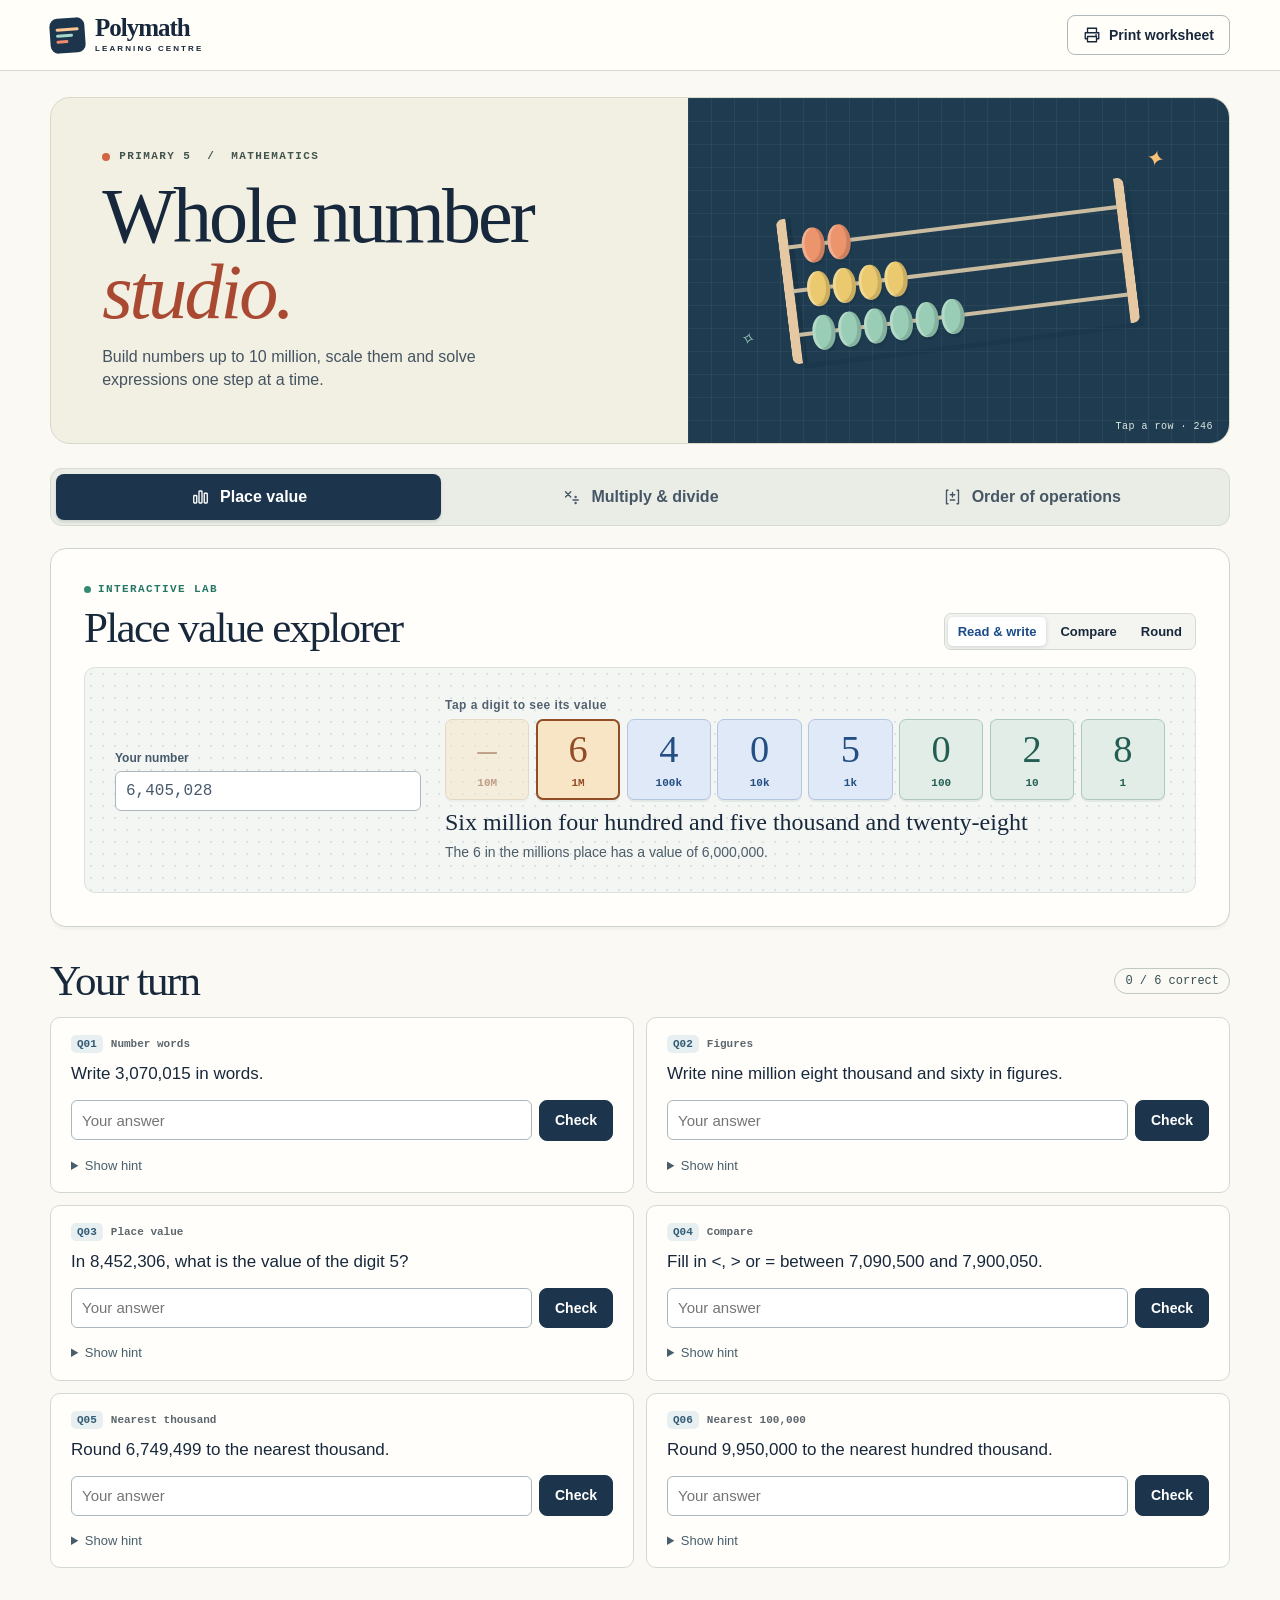
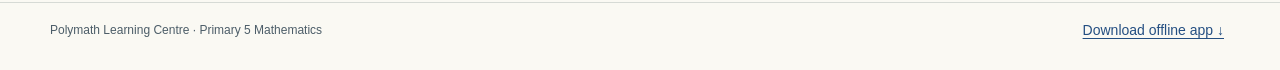
<file: whole-numbers/index.html>
<!doctype html>
<html lang="en-SG">
<head>
<meta charset="utf-8">
<meta name="viewport" content="width=device-width, initial-scale=1">
<meta name="theme-color" content="#fffdf7">
<title>Whole Number Studio · Polymath Learning Centre</title>
<style>
:root{--ink:#18283c;--muted:#526173;--paper:#faf9f3;--line:#d6dad5;--blue:#2457a3;--coral:#ad442f;--navy:#1c354c;--teal:#257765;--mono:"IBM Plex Mono",ui-monospace,Consolas,monospace;--sans:"DM Sans","Segoe UI",Arial,sans-serif;--serif:"Instrument Serif",Georgia,"Times New Roman",serif}
*{box-sizing:border-box}body{margin:0;background:var(--paper);color:var(--ink);font:16px/1.48 var(--sans)}button,input,select{font:inherit;color:inherit}button,summary,select{cursor:pointer}button{background:none;border:0}button:focus-visible,a:focus-visible,summary:focus-visible,input:focus-visible,select:focus-visible{outline:3px solid #2279c7;outline-offset:3px}button:disabled{cursor:default}h1,h2,h3,p{margin:0}h1,h2,h3{font-family:var(--serif);font-weight:500;line-height:1.06;letter-spacing:-.038em}[hidden]{display:none!important}.wrap{width:min(1180px,calc(100% - 72px));margin-inline:auto}.mast{border-bottom:1px solid var(--line);background:#fffef9}.mast .wrap,.top-actions,.brand,.hero-meta,.action,.topic-btn,.lab-label,.split,.practice-head,.foot .wrap,.paperfoot,.group-title,.mini-info{display:flex;align-items:center}.mast .wrap{justify-content:space-between;min-height:70px;gap:14px}.brand{gap:10px;color:var(--ink);font-family:var(--serif);font-weight:700;font-size:25px;line-height:.95;letter-spacing:-1px}.brand small{display:block;font:700 8px/1.4 var(--sans);letter-spacing:2.1px;margin-top:4px}.mark{width:35px;height:35px;background:var(--navy);border-radius:8px;display:grid;align-content:center;gap:3px;padding:6px;transform:rotate(-4deg)}.mark i{display:block;height:3px;background:#ffc793;border-radius:4px}.mark i:nth-child(2){width:76%;background:#a3d7c8}.mark i:nth-child(3){width:50%;background:#f18a6a}.top-actions{gap:12px}.action{border:1.3px solid #aeb8bd;background:#fffef8;border-radius:8px;padding:9px 15px;justify-content:center;gap:8px;font-size:14px;font-weight:650;text-decoration:none}.action:hover{background:#e9edf0}.primary{background:var(--navy);border-color:var(--navy);color:white}.primary:hover{background:#2c4b67}.ico{width:18px;height:18px;flex:none;display:inline-flex;align-items:center;justify-content:center}.ico svg{width:100%;height:100%;fill:none;stroke:currentColor;stroke-width:1.8;stroke-linecap:round;stroke-linejoin:round}.eyebrow{font:700 11px/1.4 var(--mono);letter-spacing:1.4px;text-transform:uppercase}.hero{position:relative;display:grid;grid-template-columns:1fr .85fr;align-items:stretch;border:1px solid #d8d9c8;border-radius:20px;overflow:hidden;margin:26px 0 24px;background:#f2f0e3}.hero-copy{padding:clamp(25px,4vw,52px)}.hero-meta{gap:9px;color:#43534d}.hero-meta i{height:8px;width:8px;border-radius:50%;background:#d26642}.hero h1{font-size:clamp(52px,6.1vw,87px);margin:13px 0 14px;line-height:.98}.hero h1 em{font-weight:400;color:#aa4932}.hero-copy>p{max-width:410px;color:#455361;font-size:16px}.hero-art{position:relative;min-height:235px;overflow:hidden;isolation:isolate;background-color:#1e3b50;background-image:linear-gradient(#ffffff0d 1px,transparent 1px),linear-gradient(90deg,#ffffff0d 1px,transparent 1px);background-size:23px 23px;display:grid;place-items:center}.ab-frame{position:relative;width:min(74%,350px);padding:7px 10px;transform:rotate(-7deg);border-inline:10px solid #e6c9a2;border-radius:7px;box-shadow:inset 5px 0 0 #0002,5px 5px 0 #091c281f}.ab-row{display:flex;position:relative;height:44px;width:100%;align-items:center;gap:3px;padding-inline:3px;isolation:isolate}.ab-row::before{content:"";position:absolute;height:4px;left:-11px;right:-11px;top:calc(50% - 2px);background:#c9bca1;z-index:-1}.bead{display:block;width:clamp(14px,1.8vw,24px);height:35px;border-radius:50% 45%;background:#ec946c;box-shadow:inset 3px 0 0 #ffffff40,inset -4px -2px 0 #0002,1px 3px 0 #091c2820}.ab-row:nth-child(2) .bead{background:#eac96f}.ab-row:nth-child(3) .bead{background:#99cdb6}.ab-row:hover .bead{filter:brightness(1.1)}.ab-row:focus-visible{outline-color:#fff}.bead.pop{animation:slide .28s ease-out}.art-caption{position:absolute;right:16px;bottom:11px;color:#dce9e4;font:10px var(--mono);letter-spacing:.5px}.spark{position:absolute;color:#f7c179;font-size:22px;top:13%;right:12%;transform:rotate(12deg)}.spark.two{top:auto;bottom:14%;left:9%;color:#9cc8bb;font-size:17px}.topics{display:grid;grid-template-columns:repeat(3,minmax(0,1fr));gap:6px;background:#eaece6;border:1px solid #d6dacf;border-radius:12px;padding:5px;margin-bottom:22px}.topic-btn{justify-content:center;gap:9px;min-height:46px;border-radius:8px;font-weight:650;line-height:1.13;color:#475665}.topic-btn[aria-pressed=true]{background:var(--navy);color:#fff;box-shadow:0 2px 3px #1232}.topic-btn:hover:not([aria-pressed=true]){background:#f7f8f1}.topic-btn .ico{width:21px}.lab{background:#fffefa;border:1px solid #cdd4d0;border-radius:16px;padding:clamp(18px,3vw,33px);box-shadow:0 3px 0 #24334508}.lab-label{gap:7px;color:var(--teal);margin-bottom:7px}.status-dot{width:7px;height:7px;border-radius:50%;background:#368a74}.lab-head{display:flex;justify-content:space-between;align-items:flex-end;gap:15px;flex-wrap:wrap}.lab h2,.practice-head h2{font-size:clamp(30px,3.5vw,43px)}.subnav{display:flex;gap:4px;padding:3px;border:1px solid var(--line);border-radius:7px;background:#f4f5f1;max-width:100%;flex-wrap:wrap}.subnav button{padding:5px 10px;border-radius:5px;font-weight:650;font-size:13px}.subnav button[aria-pressed=true]{background:#fff;color:#1b4c89;box-shadow:0 1px 4px #273d4f32}.model{margin-top:17px;background:#f4f6f4;background-image:radial-gradient(#a4b4b54a .9px,transparent 1px);background-size:12px 12px;border:1px solid #dce2dc;border-radius:11px;padding:clamp(16px,2.7vw,30px)}.model-grid{display:grid;grid-template-columns:minmax(150px,.85fr) minmax(0,2fr);gap:24px;align-items:center}.controls{display:grid;gap:9px;align-content:start}.controls label{display:grid;gap:3px;font-size:12px;font-weight:700;color:#47596b}.controls input,.controls select,.entry{width:100%;max-width:100%;padding:8px 10px;background:white;border:1px solid #aab8bd;border-radius:6px;min-height:40px;font:16px var(--mono)}.controls select{font:15px var(--sans)}.control-row{display:grid;grid-template-columns:1fr 1fr;gap:8px}.model h3{font:700 12px var(--sans);letter-spacing:.04em;color:#526170}.tiles{display:flex;gap:clamp(2px,.5vw,7px);margin:7px 0;align-items:stretch}.digit{flex:1;min-width:0;background:#e2ede7;border:1px solid #adc8bd;border-radius:7px;text-align:center;padding:9px 0 6px;color:#245e53;box-shadow:0 2px 0 #668a7a21}.digit.group1{color:#244f82;background:#e0e9f7;border-color:#b4c5e2}.digit.group2{color:#924d26;background:#f7e5c5;border-color:#d7be98}.digit.chosen{outline:2px solid currentColor;outline-offset:-2px}.digit.empty{opacity:.52}.digit b{display:block;font:clamp(24px,3vw,41px)/1.05 var(--serif)}.digit small{font:600 clamp(8px,.95vw,11px) var(--mono)}.readout{font:clamp(18px,2vw,24px)/1.32 var(--serif);margin:7px 0 3px}.note{font-size:14px;color:#4c5d68}.visual{min-width:0}.bigexpr{font:clamp(25px,3.4vw,46px)/1.25 var(--serif);font-variant-numeric:tabular-nums;overflow-wrap:anywhere}.eqmark{color:var(--coral);padding:0 .12em}.diff{background:#fae8b9;color:#593e0c;border-bottom:2px solid #b88123}.track-wrap{padding:19px 4px 5px}.track{position:relative;height:5px;background:#abc2c9;margin:13px 0 5px}.track::before,.track::after,.midline{position:absolute;height:13px;width:2px;top:-4px;background:#304858;content:""}.track::before{left:0}.track::after{right:0}.midline{left:50%;background:#a88341}.marker{position:absolute;top:-6px;width:15px;height:15px;transform:translateX(-50%);border-radius:50%;background:#b55338;box-shadow:0 0 0 3px #fff}.axis{display:flex;justify-content:space-between;gap:5px;font:12px var(--mono);margin-top:12px}.steps{display:flex;gap:7px;align-items:stretch;flex-wrap:wrap;margin:12px 0}.step{background:#fff;border:1px solid #c9d5d4;padding:7px 12px;border-radius:6px}.step small{display:block;font:11px var(--mono);color:#536373}.step span{font:22px var(--serif)}.operation{display:inline-grid;place-items:center;background:white;color:var(--blue);border:1px solid #abbfd3;border-radius:7px;vertical-align:middle;padding:2px 7px;margin:0 3px;min-width:35px;font:inherit;line-height:1.1}.operation:hover{background:#dfebfa}.op-list{display:flex;flex-wrap:wrap;gap:4px}.op-list button{border:1px solid #bbc5c8;padding:4px 9px;background:#fff;border-radius:6px;font-size:13px}.op-list button[aria-pressed=true]{background:var(--navy);color:white}.feedback,.op-feedback{font-size:14px;margin-top:8px}.success{color:#1d6c52}.retry{color:#934028}.practice-head{margin:31px 0 13px;justify-content:space-between;gap:12px}.progress-pill{border:1px solid #c2c8c3;padding:5px 10px;border-radius:20px;color:#374f55;font:12px var(--mono);white-space:nowrap}.practice-grid{display:grid;grid-template-columns:repeat(2,minmax(0,1fr));gap:12px}.qcard{background:#fffefa;border:1px solid #d2d9d3;border-radius:10px;padding:17px 20px;display:flex;flex-direction:column}.qcard.done{border-color:#7aaf98}.group-title{gap:8px;margin-bottom:9px}.qid{font:700 11px var(--mono);border-radius:5px;padding:3px 6px;color:#315c76;background:#e8eff1}.skill-name{font:600 11px var(--mono);color:#5c666d}.qcard p.prompt{font-size:17px;line-height:1.4;margin-bottom:14px}.answer{display:flex;gap:7px;margin-top:auto;align-items:center}.entry{font:15px var(--sans);min-width:0}.qcard details{font-size:13px;color:#485e6b;margin-top:7px}.qcard summary{width:fit-content}.foot{margin-top:34px;border-top:1px solid var(--line);padding:16px 0 25px}.foot .wrap,.paperfoot{justify-content:space-between;gap:12px;flex-wrap:wrap}.foot .note{font-size:12px}.textbtn{color:#244f82;text-decoration:underline;text-underline-offset:3px;font-size:14px}.paper-screen{padding:24px 0}.paper-tools{display:flex;align-items:center;justify-content:space-between;gap:10px;margin:0 auto 16px;flex-wrap:wrap}.paper-tools .split{gap:9px;flex-wrap:wrap}.sheets{color:#1b2f40}.sheet{width:min(100%,210mm);padding:13mm 15mm;margin:0 auto 18px;background:white;border:1px solid #d1d4d4;box-shadow:0 4px 16px #24354811}.sheet .eyebrow{color:#35665d}.sheet h2{font-size:32px;margin:8px 0}.sheet .meta{display:flex;gap:15px;flex-wrap:wrap;font-size:13px;border-bottom:2px solid #2b4957;padding:8px 0 10px}.paper-guide{background:#f5f5ed;padding:8px 12px;border-left:3px solid #738a76;font-size:13px;margin:12px 0}.paper-guide p+p{margin-top:4px}.paper-qs{padding:0;list-style:none;counter-reset:q;margin:0}.paper-qs li{position:relative;counter-increment:q;padding:7px 0 5px 32px;break-inside:avoid;font-size:15px}.paper-qs li::before{content:counter(q,decimal-leading-zero);position:absolute;left:0;font:700 12px var(--mono);color:#435767;top:10px}.worklines{height:15mm;border-bottom:1px dotted #9fabad;position:relative}.worklines:after{content:"";position:absolute;left:0;right:0;top:50%;border-bottom:1px dotted #c4ccce}.paperfoot{border-top:1px solid #9eabae;margin-top:14px;padding-top:7px;font:10px var(--mono)}.key-line{font-size:13px;color:#3e515d;margin:4px 0 8px}.key-line strong{color:#183e38}.print-only{display:none}
@keyframes slide{from{transform:translateX(9px);opacity:.3}to{transform:translateX(0);opacity:1}}@media(prefers-reduced-motion:no-preference){.reveal{animation:slide .2s ease-out}}@media(prefers-reduced-motion:reduce){*,*::before,*::after{animation:none!important;transition:none!important}}
@media(max-width:820px){.wrap{width:calc(100% - 36px)}.hero-copy{padding:28px}.hero{grid-template-columns:1.1fr .85fr}.ab-frame{width:80%}.model-grid{grid-template-columns:minmax(140px,.72fr) minmax(0,1.6fr);gap:16px}}
@media(max-width:640px){.wrap{width:calc(100% - 24px)}.mast .wrap{min-height:59px}.brand{font-size:22px}.action{padding:8px 10px;font-size:13px}.hero{margin:14px 0;grid-template-columns:minmax(0,1.5fr) minmax(90px,.85fr);border-radius:13px}.hero-copy{padding:18px 12px 19px 16px}.hero-copy>p{font-size:13px}.hero-meta{font-size:9px;letter-spacing:.5px}.hero h1{font-size:clamp(38px,8vw,50px);margin:9px 0 8px}.hero-art{min-height:100px}.ab-frame{width:79%;border-width:5px;padding:3px}.ab-row{height:clamp(20px,5vw,33px);gap:1px;padding:0}.ab-row::before{left:-5px;right:-5px;height:2px}.bead{width:8.2%;height:76%}.art-caption{font-size:8px;right:5px;bottom:6px}.spark{font-size:14px}.topics{gap:1px;padding:3px;margin-bottom:13px}.topic-btn{gap:3px;font-size:12px;padding:5px 2px;min-height:42px}.topic-btn .ico{width:15px}.model-grid{grid-template-columns:1fr;gap:12px}.model{padding:14px 10px}.controls{gap:7px}.lab{padding:16px 12px}.lab-head{gap:10px}.subnav button{font-size:12px}.digit{border-radius:4px}.digit b{font-size:25px}.practice-grid{grid-template-columns:1fr}.sheet{padding:16px}.paper-tools .action{font-size:12px}.axis{font-size:10px}.wide-only{display:none}.top-actions{gap:4px}}
@page{size:A4 portrait;margin:13mm 15mm}
@media print{body{background:white;font:11pt/1.35 Arial;color:#162b36}.screen-ui,.mast,.foot,.paper-tools{display:none!important}.paper-screen,.paper-screen[hidden],.print-only{display:block!important}.paper-screen,.paper-screen.wrap{width:100%;margin:0;padding:0}.sheet{margin:0;width:100%;height:268mm;padding:0;border:0;box-shadow:none;break-inside:avoid;break-after:page;display:flex;flex-direction:column}.sheet:last-child{break-after:auto}.sheet h2{font-size:26pt;margin:3mm 0}.sheet .meta{font-size:10pt;padding:2mm 0 3mm}.paper-guide{font-size:10pt;background:none;margin:4mm 0;padding:1mm 4mm}.paper-qs{display:flex;flex:1;flex-direction:column}.paper-qs li{flex:1;font-size:11pt;padding:1.5mm 0 0 8mm}.paper-qs li::before{top:2mm}.worklines{height:18mm}.paperfoot{font-size:8pt}.key-line{font-size:10pt}.sheet .eyebrow{font-size:8pt}}
</style>
</head>
<body>
<header class="mast"><div class="wrap"><div class="brand"><span class="mark" aria-hidden="true"><i></i><i></i><i></i></span><span>Polymath<small>LEARNING CENTRE</small></span></div><div class="top-actions"><button class="action" id="worksheet"><span class="ico" data-icon="print"></span>Print worksheet</button></div></div></header>
<main id="lesson" class="screen-ui wrap">
<section class="hero"><div class="hero-copy"><div class="hero-meta eyebrow"><i></i>Primary 5 &nbsp;/&nbsp; Mathematics</div><h1>Whole number <em>studio.</em></h1><p>Build numbers up to 10 million, scale them and solve expressions one step at a time.</p></div>
<div class="hero-art"><span class="spark" aria-hidden="true">✦</span><span class="spark two" aria-hidden="true">✧</span><div class="ab-frame" id="abacus" aria-label="Interactive hundreds, tens and ones abacus"></div><span class="art-caption" id="ab-caption" aria-live="polite"></span></div></section>
<nav class="topics" aria-label="Lesson topics" id="topic-nav"></nav>
<section class="lab" aria-labelledby="lab-title"><div class="lab-label eyebrow"><i class="status-dot"></i>Interactive lab</div><div class="lab-head"><h2 id="lab-title"></h2><div id="modes" class="subnav" aria-label="Lab activities"></div></div><div class="model" id="model"></div></section>
<section aria-labelledby="practice-title"><div class="practice-head"><h2 id="practice-title">Your turn</h2><output class="progress-pill" id="progress"></output></div><div id="practice" class="practice-grid"></div></section>
</main>
<main id="print-view" class="paper-screen wrap" hidden><div class="paper-tools"><button id="back" class="textbtn">← Back to lesson</button><div class="split"><label for="paper-type">Print version</label><select id="paper-type"><option value="student">Student worksheet</option><option value="key">Worked answer key</option></select><button id="print-now" class="action primary"><span class="ico" data-icon="print"></span>Print / save PDF</button></div></div><div id="sheets" class="sheets"></div></main>
<footer class="foot"><div class="wrap"><span class="note">Polymath Learning Centre · Primary 5 Mathematics</span><button class="textbtn" id="download">Download offline app ↓</button></div></footer>
<script>
const topics = [
  {name:'Place value',title:'Inside a number',guide:'Read each group of three digits as millions, thousands and ones. Compare from the left. To round, look one place to the right of the rounding place. A digit of 5 or more rounds up.',example:'6,405,028 = six million four hundred and five thousand and twenty-eight.',questions:[
    ['Write 3,070,015 in words.','three million seventy thousand and fifteen','Read the groups as 3 million, 70 thousand and 15.'],
    ['Write nine million eight thousand and sixty in figures.','9008060','Use three digits for each group after the millions: 9 | 008 | 060.'],
    ['In 8,452,306, what is the value of the digit 5?','50000','The 5 is in the ten-thousands place.'],
    ['Fill in <, > or = between 7,090,500 and 7,900,050.','<','The first different digits are in the hundred-thousands place: 0 is less than 9.'],
    ['Round 6,749,499 to the nearest thousand.','6749000','The hundreds digit is 4. Keep the thousands digit and replace the last three digits with zeros.'],
    ['Round 9,950,000 to the nearest hundred thousand.','10000000','9,950,000 is halfway between 9,900,000 and 10,000,000. Round up.']]},
  {name:'Multiply & divide',title:'The scale machine',guide:'Split a multiple into a small factor and a power of ten. Multiplying or dividing by 10 changes each digit’s place by one column.',example:'14 × 300 = 14 × 3 × 100 = 4,200.',questions:[
    ['48 × 10','480','Move each digit one place to the left.'],
    ['73 × 100','7300','Move each digit two places to the left.'],
    ['6,000 ÷ 1,000','6','Move each digit three places to the right.'],
    ['35 × 400','14000','First multiply 35 by 4. Then multiply by 100.'],
    ['18,000 ÷ 30','600','Divide by 10, then divide the result by 3.'],
    ['A school packs 96,000 beads into bags of 2,000. How many bags does it fill?','48','Divide by 1,000, then divide by 2.']]},
  {name:'Order of operations',title:'One step at a time',guide:'Work inside brackets first. Then multiply and divide from left to right. Finally add and subtract from left to right. Work without a calculator.',example:'42 − (8 + 4) ÷ 3 = 42 − 12 ÷ 3 = 42 − 4 = 38.',questions:[
    ['18 + 6 × 4','42','Multiply 6 by 4 before adding 18.'],
    ['(18 + 6) × 4','96','Add inside the brackets first.'],
    ['72 ÷ 8 × 3','27','Division and multiplication have equal priority. Start on the left.'],
    ['50 − 18 + 6','38','Subtraction and addition have equal priority. Start on the left.'],
    ['90 − (12 + 8) × 3','30','Find the sum inside the brackets, multiply by 3, then subtract.'],
    ['96 ÷ (14 − 6) × 2 + 5','29','Calculate the brackets, then divide and multiply from left to right before adding 5.']]}
];
const units = 'zero one two three four five six seven eight nine ten eleven twelve thirteen fourteen fifteen sixteen seventeen eighteen nineteen'.split(' ');
function words(n) {
  if(n<20) return units[n];
  if(n<100) return ['','','twenty','thirty','forty','fifty','sixty','seventy','eighty','ninety'][Math.floor(n/10)]+(n%10?'-'+words(n%10):'');
  for(const [size,label] of [[1000000,'million'],[1000,'thousand'],[100,'hundred']]) {
    if(n>=size) return words(Math.floor(n/size))+' '+label+(n%size?(n%size<100?' and ':' ')+words(n%size):'');
  }
}
const $ = id => document.getElementById(id);
const fmt = n => n.toLocaleString('en-SG');
const placeNames = ['ones','tens','hundreds','thousands','ten-thousands','hundred-thousands','millions','ten-millions'];
const placeTags = ['1','10','100','1k','10k','100k','1M','10M'];
const topicIcons = ['columns','scale','order'];
const icons = {
  print:'<path d="M6 9V3h12v6M6 17H3V9h18v8h-3M6 14h12v7H6z"/><path d="M17 12h1"/>',
  columns:'<rect x="3" y="10" width="4" height="10" rx="1"/><rect x="10" y="4" width="4" height="16" rx="1"/><rect x="17" y="7" width="4" height="13" rx="1"/>',
  scale:'<path d="m4 5 7 7m0-7-7 7m10 4h7"/><circle cx="17.5" cy="12" r=".7"/><circle cx="17.5" cy="20" r=".7"/>',
  order:'<path d="M6 3H4v18h2m12-18h2v18h-2M9 9h6m-3-3v6m-3 4h6"/>'
};
const icon = name => '<svg viewBox="0 0 24 24" aria-hidden="true">'+icons[name]+'</svg>';
const classNames = [['Number words','Figures','Place value','Compare','Nearest thousand','Nearest 100,000'],['Multiply by 10','Multiply by 100','Divide by 1,000','Factorise','Divide by a multiple','Word problem'],['Multiplication first','Brackets first','Equal priority','Left to right','Three operations','Mixed operations']];
const workings = [
  ['3 | 070 | 015 gives 3 million, 70 thousand and 15.','9 million + 8 thousand + 60 = 9,008,060.','5 × 10,000 = 50,000.','Compare the hundred-thousands digits. 0 < 9, so the first number is smaller.','6,749,499 is 499 above 6,749,000 and 501 below 6,750,000.','9,950,000 is exactly halfway. Round up to 10,000,000.'],
  ['48 × 10 = 480. Each digit moves one place to the left.','73 × 10 × 10 = 730 × 10 = 7,300.','6,000 ÷ 10 ÷ 10 ÷ 10 = 600 ÷ 10 ÷ 10 = 6.','35 × 4 × 100 = 140 × 100 = 14,000.','18,000 ÷ 10 ÷ 3 = 1,800 ÷ 3 = 600.','96,000 ÷ 1,000 ÷ 2 = 96 ÷ 2 = 48 bags.'],
  ['18 + 24 = 42.','24 × 4 = 96.','9 × 3 = 27.','32 + 6 = 38.','90 − 20 × 3 = 90 − 60 = 30.','96 ÷ 8 × 2 + 5 = 12 × 2 + 5 = 24 + 5 = 29.']
];
const labs=['Place value explorer','The scale machine','Operation workshop'];
const modeNames=['Read & write','Compare','Round'];
const state={topic:0,mode:0,number:'6,405,028',other:'6,450,028',round:1000,selected:6,op:'×',base:'2,400',factor:3,power:100,example:0};
const storageKey='polymath-whole-number-studio-v2';
let answers = topics.map(t=>t.questions.map(()=>({value:'',done:false})));
function cleanWords(value){
  return value.toLowerCase().replace(/[-‐‑–,]/g,' ').replace(/\band\b/g,' ').replace(/\s+/g,' ').trim();
}
function parseWhole(value){
  const s=String(value).trim();
  if(!/^(?:\d+|\d{1,3}(?:,\d{3})+|\d{1,3}(?:[ \u00a0\u202f]\d{3})+)$/.test(s))return NaN;
  const n=Number(s.replace(/[,\s]/g,''));
  return Number.isSafeInteger(n)?n:NaN;
}
function matches(value,answer){
  if(/^\d+$/.test(answer))return parseWhole(value)===Number(answer);
  if(['<','>','='].includes(answer))return value.trim()===answer;
  return cleanWords(value)===cleanWords(answer);
}
try {
  const saved=JSON.parse(localStorage.getItem(storageKey));
  if(Array.isArray(saved))answers=answers.map((section,t)=>section.map((_,q)=>{
    const last=saved[t]?.[q],value=typeof last?.value==='string'?last.value:'';
    return {value,done:last?.done===true&&matches(value,topics[t].questions[q][1])};
  }));
} catch {}
function save(){try{localStorage.setItem(storageKey,JSON.stringify(answers));}catch{}}
function element(tag,cls,text){
  const n=document.createElement(tag);
  if(cls)n.className=cls;
  if(text!==undefined)n.textContent=text;
  return n;
}
function button(text,cls,onClick){
  const b=element('button',cls,text);b.type='button';b.onclick=onClick;return b;
}
function field(label,input){const l=element('label','',label);l.append(input);return l;}
function numberBox(value,onInput){
  const input=element('input');input.type='text';input.inputMode='numeric';input.value=value;input.autocomplete='off';input.oninput=()=>onInput(input.value);return input;
}
function select(items,selected,update){
  const s=element('select');
  for(const [value,label] of items)s.add(new Option(label,String(value)));
  s.value=String(selected);s.onchange=()=>update(s.value);return s;
}
function newModel(){
  const box=element('div','model-grid'),controls=element('div','controls'),visual=element('div','visual');
  visual.setAttribute('aria-live','polite');box.append(controls,visual);$('model').replaceChildren(box);return {controls,visual};
}
const abDigits=[2,4,6];
function renderAbacus(active=-1){
  const rack=$('abacus');
  ['Hundreds','Tens','Ones'].forEach((name,i)=>{
    let row=rack.children[i];
    if(!row){row=button('','ab-row',()=>{abDigits[i]=(abDigits[i]+1)%10;renderAbacus(i);});rack.append(row);}
    row.replaceChildren();row.title=name+' · tap to add a bead';row.setAttribute('aria-label',name+', '+abDigits[i]+' beads. Add one, wrapping to zero after nine.');
    for(let j=0;j<abDigits[i];j++)row.append(element('span','bead'+(active===i&&j===abDigits[i]-1?' pop':'')));
  });
  $('ab-caption').textContent='Tap a row · '+Number(abDigits.join(''));
}
function drawPlace(){
  const {controls,visual}=newModel();
  const update=()=>{
    const n=parseWhole(state.number),other=parseWhole(state.other);
    visual.replaceChildren();
    if(!(n<=10000000)||(state.mode===1&&!(other<=10000000))){
      visual.append(element('p','retry','Enter each number as a whole number from 0 to 10,000,000.'));return;
    }
    if(state.mode===0){
      visual.append(element('h3','','Tap a digit to see its value'));
      const row=element('div','tiles');
      const ds=String(n);const selected=Math.min(state.selected,ds.length-1);
      const detail=element('p','note');
      const setSelected=p=>{
        state.selected=p;
        for(const b of row.children){
          const chosen=Number(b.dataset.place)===p;b.classList.toggle('chosen',chosen);b.setAttribute('aria-pressed',String(chosen));
        }
        const digit=Number(ds[ds.length-1-p]);
        detail.textContent='The '+digit+' in the '+placeNames[p]+' place has a value of '+fmt(digit*10**p)+'.';
      };
      for(let p=7;p>=0;p--){
        const d=ds[ds.length-1-p],tile=d===undefined?element('div'):button('','',()=>setSelected(p));
        tile.className='digit group'+Math.floor(p/3)+(d===undefined?' empty':'');tile.dataset.place=p;
        if(d===undefined)tile.setAttribute('aria-hidden','true');else tile.setAttribute('aria-label',d+' in the '+placeNames[p]+' place');
        tile.append(element('b','',d??'–'),element('small','',placeTags[p]));row.append(tile);
      }
      const spoken=words(n);visual.append(row,element('p','readout',spoken[0].toUpperCase()+spoken.slice(1)),detail);setSelected(selected);
    }else if(state.mode===1){
      const a=String(n).padStart(8,'0'),b=String(other).padStart(8,'0'),idx=[...a].findIndex((d,i)=>d!==b[i]);
      function marked(num){
        const span=element('span');let place=String(num).length-1;
        for(const c of fmt(num)){
          span.append(element('span',c!==','&&7-place===idx?'diff':'',c));if(c!==',')place--;
        }return span;
      }
      const eq=element('div','bigexpr');eq.append(marked(n),element('span','eqmark',n===other?' = ':n>other?' > ':' < '),marked(other));
      const note=idx<0?'Every place has the same digit. The two numbers are equal.':'Compare from the left. The first difference is in the '+placeNames[7-idx]+' place. '+a[idx]+' is '+(n>other?'greater':'less')+' than '+b[idx]+'.';
      visual.append(eq,element('p','note',note));
    }else{
      const unit=state.round,lower=Math.floor(n/unit)*unit,upper=lower+unit,atLimit=lower===10000000,start=atLimit?lower-unit:lower,end=atLimit?lower:upper,middle=start+unit/2;
      const answer=Math.round(n/unit)*unit;
      const trackWrap=element('div','track-wrap'),track=element('div','track'),mark=element('span','marker'),axis=element('div','axis');
      mark.style.left=((n-start)/unit*100)+'%';track.append(element('span','midline'),mark);
      axis.append(element('span','',fmt(start)),element('span','',fmt(middle)),element('span','',fmt(end)));trackWrap.append(track,axis);
      const reason=n%unit===0?'It is already a multiple of '+fmt(unit)+'.':n===middle?'It is exactly halfway. Round up to the higher multiple.':fmt(n)+' is '+(n<middle?'below':'above')+' the midpoint of '+fmt(middle)+', so round '+(n<middle?'down':'up')+'.';
      visual.append(element('div','bigexpr',fmt(n)+' ≈ '+fmt(answer)),trackWrap,element('p','note',reason));
    }
  };
  controls.append(field(state.mode===1?'First number':'Your number',numberBox(state.number,v=>{state.number=v;update();})));
  if(state.mode===1)controls.append(field('Second number',numberBox(state.other,v=>{state.other=v;update();})));
  if(state.mode===2)controls.append(field('Round to the nearest',select([10,100,1000,10000,100000,1000000].map(n=>[n,fmt(n)]),state.round,v=>{state.round=Number(v);update();})));
  update();
}
function drawScale(){
  const {controls,visual}=newModel();
  const update=()=>{
    const n=parseWhole(state.base),multiply=state.op==='×',f=state.factor,p=state.power,m=f*p;
    visual.replaceChildren();
    if(!(n<=10000000)){visual.append(element('p','retry','Enter a whole number from 0 to 10,000,000.'));return;}
    if(!multiply&&n%m!==0){
      const groups=Math.floor(n/m),remainder=n%m;
      visual.append(element('div','bigexpr reveal',fmt(n)+' ÷ '+fmt(m)+' = '+fmt(groups)+' R '+fmt(remainder)),
        element('p','note',fmt(groups)+' whole groups of '+fmt(m)+' use '+fmt(groups*m)+'. There are '+fmt(remainder)+' left over.'),
        element('p','note','Check: '+fmt(groups)+' × '+fmt(m)+' + '+fmt(remainder)+' = '+fmt(n)+'.'));return;
    }
    const intermediate=multiply?n*f:n/p,result=multiply?intermediate*p:intermediate/f;
    const heading=element('div','bigexpr reveal',fmt(n)+' '+state.op+' '+fmt(m)+' = '+fmt(result));
    const row=element('div','steps');
    const first=element('div','step'),second=element('div','step');
    first.append(element('small','','STEP 1'),element('span','',fmt(n)+' '+state.op+' '+fmt(multiply?f:p)+' = '+fmt(intermediate)));
    second.append(element('small','','STEP 2'),element('span','',fmt(intermediate)+' '+state.op+' '+fmt(multiply?p:f)+' = '+fmt(result)));
    row.append(first,second);
    const shifts=Math.log10(p);
    visual.append(heading,row,element('p','note',fmt(m)+' = '+f+' × '+fmt(p)+'. '+(multiply?'Multiplying':'Dividing')+' by '+fmt(p)+' moves each digit '+shifts+' place'+(shifts===1?'':'s')+' to the '+(multiply?'left.':'right.')));
  };
  const input=numberBox(state.base,v=>{state.base=v;update();});
  controls.append(field('Starting number',input));
  const sub=element('div','control-row');
  sub.append(field('Operation',select([['×','Multiply ×'],['÷','Divide ÷']],state.op,v=>{
    state.op=v;update();
  })),field('Factor',select(Array.from({length:9},(_,i)=>[i+1,i+1]),state.factor,v=>{state.factor=Number(v);update();})));
  controls.append(sub,field('Power of ten',select([10,100,1000].map(n=>[n,fmt(n)]),state.power,v=>{state.power=Number(v);update();})));update();
}
const examples=[
  ['Brackets',[42,'−','(',8,'+',4,')','÷',3]],
  ['Same priority',[72,'÷',8,'×',3,'−',5]],
  ['Mixed signs',[50,'−',18,'+',6,'×',2]],
  ['Two brackets',['(',15,'+',9,')','÷','(',8,'−',4,')']]
];
let expression=[...examples[0][1]];
let history=[];
function nextOperation(tokens){
  const end=tokens.indexOf(')'),start=end<0?0:tokens.lastIndexOf('(',end)+1,stop=end<0?tokens.length:end;
  let index=tokens.findIndex((v,i)=>i>=start&&i<stop&&['×','÷'].includes(v));
  if(index<0)index=tokens.findIndex((v,i)=>i>=start&&i<stop&&['+','−'].includes(v));
  return {index,inBrackets:end>=0};
}
const calculate=(a,op,b)=>op==='×'?a*b:op==='÷'?a/b:op==='+'?a+b:a-b;
function simplify(tokens,index){
  const a=tokens[index-1],op=tokens[index],b=tokens[index+1],value=calculate(a,op,b),result=[...tokens];
  result.splice(index-1,3,value);
  if(result[index-2]==='('&&result[index]===')')result.splice(index-2,3,value);
  return {tokens:result,fact:a+' '+op+' '+b+' = '+value};
}
function drawOrder(focusModel=false){
  const {controls,visual}=newModel();
  controls.append(element('h3','','Choose an expression'));
  const choices=element('div','op-list');
  function reset(i){state.example=i;expression=[...examples[i][1]];history=[];drawOrder(true);}
  examples.forEach(([name],i)=>{const b=button(name,'',()=>reset(i));b.setAttribute('aria-pressed',String(state.example===i));choices.append(b);});
  controls.append(choices,element('p','note','Work without a calculator. Tap the operation you would do next.'));
  const {index,inBrackets}=nextOperation(expression),eq=element('div','bigexpr'),feedback=element('p','op-feedback'),trace=element('p','note',history.join('   ·   '));
  feedback.setAttribute('role','status');
  const rule=inBrackets?'Work inside brackets first.':expression.includes('×')||expression.includes('÷')?'Multiply and divide from left to right.':'Add and subtract from left to right.';
  expression.forEach((token,i)=>{
    if(['×','÷','+','−'].includes(token)){
      const b=button(token,'operation',()=>{
        const otherBracket=inBrackets&&expression[i-2]==='('&&expression[i+2]===')';
        if(i!==index&&!otherBracket){feedback.className='op-feedback retry';feedback.textContent='Try again. '+rule;return;}
        const next=simplify(expression,i);history.push(next.fact);expression=next.tokens;drawOrder(true);
      });
      b.setAttribute('aria-label','Choose '+expression.slice(Math.max(0,i-1),i+2).join(' '));eq.append(b);
    }else eq.append(document.createTextNode(String(token)));
  });
  visual.append(eq,trace,feedback);
  if(index<0){feedback.textContent='Solved. The value of the expression is '+expression[0]+'.';feedback.className='op-feedback success';visual.append(button('Try again','textbtn',()=>reset(state.example)));}
  else feedback.textContent=rule;
  if(focusModel)(visual.querySelector('button')||eq).focus({preventScroll:true});
}
function progress(){
  $('progress').textContent=answers[state.topic].filter(a=>a.done).length+' / 6 correct';
}
function renderPractice(){
  const grid=$('practice');grid.replaceChildren();progress();
  topics[state.topic].questions.forEach(([q,a,h],i)=>{
    const t=state.topic,attempt=answers[t][i],card=element('article','qcard'),title=element('div','group-title'),prompt=element('p','prompt',q),form=element('form','answer'),input=element('input','entry'),check=element('button','action primary','Check'),feedback=element('div','feedback'),hint=element('details');
    title.append(element('span','qid','Q'+String(i+1).padStart(2,'0')),element('span','skill-name',classNames[t][i]));
    prompt.id='question-'+t+'-'+i;input.setAttribute('aria-labelledby',prompt.id);input.placeholder='Your answer';input.autocomplete='off';input.maxLength=180;if(/^\d+$/.test(a))input.inputMode='numeric';
    feedback.setAttribute('role','status');input.value=attempt.value;check.type='submit';
    hint.append(element('summary','','Show hint'),element('p','',h));
    const correct=()=>{feedback.className='feedback success';feedback.textContent='Correct. '+workings[t][i];card.classList.add('done');};
    if(attempt.done)correct();
    input.oninput=()=>{attempt.value=input.value;attempt.done=false;feedback.textContent='';card.classList.remove('done');save();progress();};
    form.onsubmit=e=>{e.preventDefault();attempt.value=input.value;attempt.done=matches(input.value,a);if(attempt.done)correct();else{feedback.className='feedback retry';feedback.textContent=input.value.trim()?'Try again. '+h:'Enter an answer first.';}save();progress();};
    form.append(input,check);card.append(title,prompt,form,feedback,hint);grid.append(card);
  });
}
function drawLab(){
  const modes=$('modes');modes.hidden=state.topic!==0;modes.replaceChildren();$('lab-title').textContent=labs[state.topic];
  if(state.topic===0){
    modeNames.forEach((name,i)=>{const b=button(name,'',()=>{state.mode=i;drawLab();$('modes').children[i].focus({preventScroll:true});});b.setAttribute('aria-pressed',String(state.mode===i));modes.append(b);});
    drawPlace();
  }else if(state.topic===1)drawScale();else drawOrder();
}
function switchTopic(t){
  state.topic=t;
  for(const [i,b] of [...$('topic-nav').children].entries())b.setAttribute('aria-pressed',String(i===t));
  drawLab();renderPractice();
}
function paper(key){
  const sheets=$('sheets');sheets.replaceChildren();
  topics.forEach((topic,t)=>{
    const sheet=element('section','sheet'),meta=element('div','meta'),example=element('div','paper-guide'),list=element('ol','paper-qs'),foot=element('div','paperfoot');
    meta.append(element('span','','Name __________________________'),element('span','','Date __________________'));
    example.append(element('p','',topic.guide),element('p','','Worked example · '+topic.example));
    topic.questions.forEach(([q,a],i)=>{
      const li=element('li','',q);
      if(key){const line=element('p','key-line');line.append(element('strong','',/^\d+$/.test(a)?fmt(Number(a)):a),document.createTextNode('  ·  '+workings[t][i]));li.append(line);}
      else li.append(element('div','worklines'));
      list.append(li);
    });
    foot.append(element('span','','Whole Number Studio · '+(key?'Worked answer key':'Student worksheet')),element('span','',(t+1)+' / 3'));
    sheet.append(element('div','eyebrow','Polymath Learning Centre  /  Primary 5 Mathematics'),element('h2','',topic.name),meta,example,list,foot);sheets.append(sheet);
  });
}
let beforePreviewY=0;
function paperView(open){
  if(open)beforePreviewY=window.scrollY;
  $('lesson').hidden=open;$('print-view').hidden=!open;$('worksheet').hidden=open;
  if(open){paper($('paper-type').value==='key');$('back').focus({preventScroll:true});window.scrollTo(0,0);}
  else{$('worksheet').focus({preventScroll:true});window.scrollTo(0,beforePreviewY);}
}
const offlineSource='<!doctype html>\n'+document.documentElement.outerHTML;
$('download').onclick=()=>{
  const url=URL.createObjectURL(new Blob([offlineSource],{type:'text/html;charset=utf-8'}));
  const link=element('a');link.href=url;link.download='Polymath-Whole-Number-Studio.html';document.body.append(link);link.click();link.remove();setTimeout(()=>URL.revokeObjectURL(url),15000);
};
document.querySelectorAll('[data-icon]').forEach(n=>n.innerHTML=icon(n.dataset.icon));
topics.forEach((t,i)=>{
  const b=button('','topic-btn',()=>switchTopic(i)),pict=element('span','ico');pict.innerHTML=icon(topicIcons[i]);b.append(pict,document.createTextNode(t.name));$('topic-nav').append(b);
});
$('worksheet').onclick=()=>paperView(true);$('back').onclick=()=>paperView(false);
$('paper-type').onchange=()=>paper($('paper-type').value==='key');$('print-now').onclick=()=>window.print();
window.addEventListener('beforeprint',()=>paper(!$('print-view').hidden&&$('paper-type').value==='key'));
renderAbacus();switchTopic(0);paper(false);
</script></body></html>
</file>
